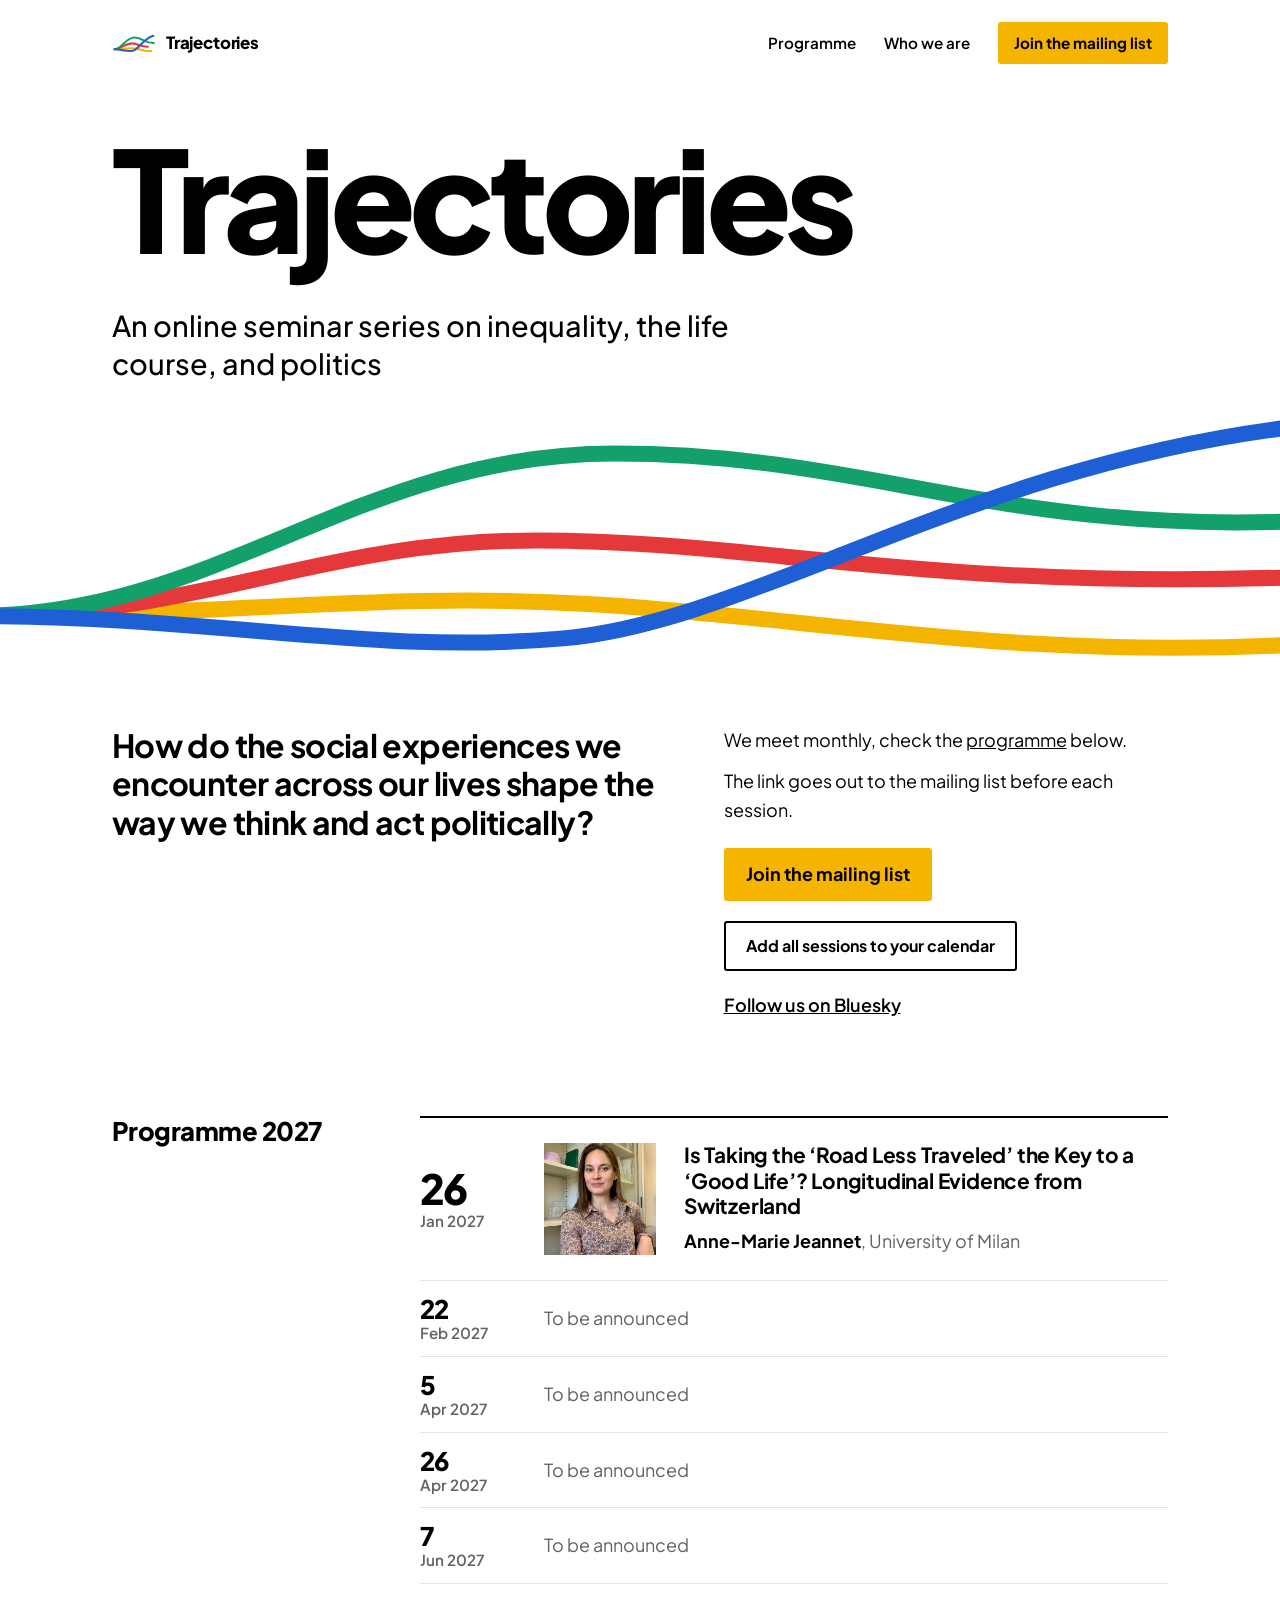
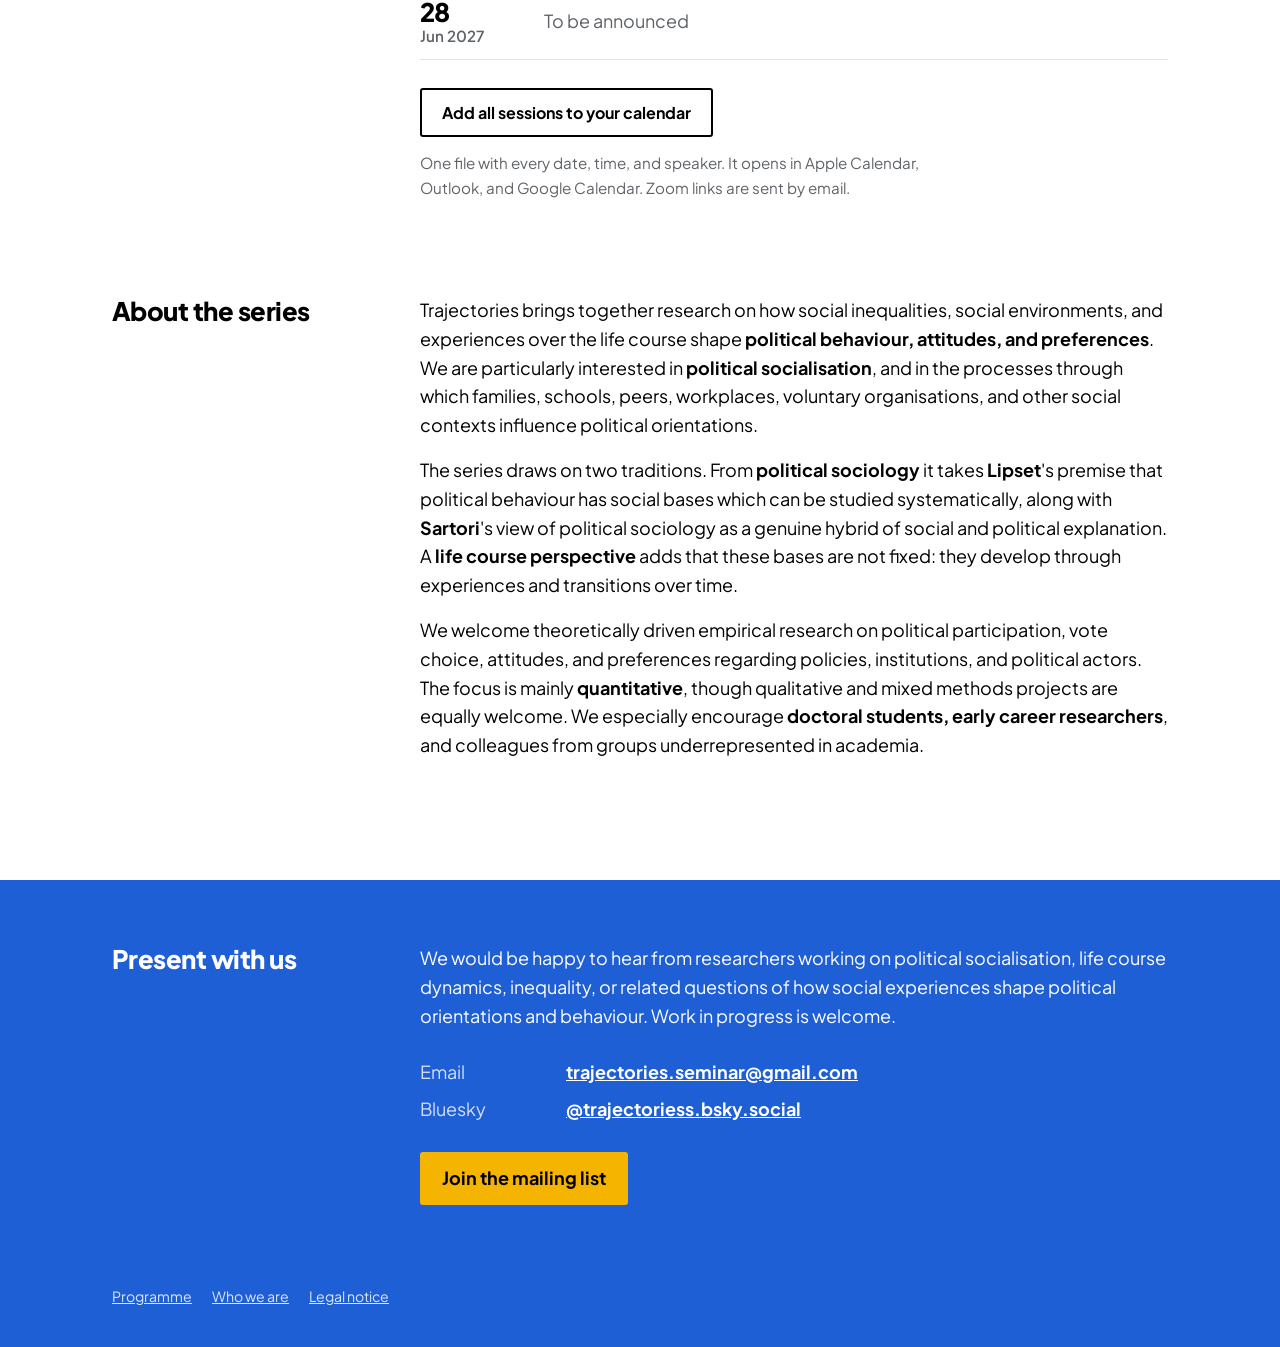
<file: index.html>
<!DOCTYPE html>
<html lang="en-GB">
<head>
  <meta charset="UTF-8">
  <meta name="viewport" content="width=device-width, initial-scale=1.0">
  <title>Trajectories | An Online Seminar Series on Inequality, the Life Course, and Politics</title>
  <meta name="description" content="Trajectories is a monthly online seminar series on how social inequalities and experiences across the life course shape political behaviour, attitudes, and preferences.">
  <link rel="icon" type="image/svg+xml" href="logo.svg">
  <link rel="preconnect" href="https://fonts.googleapis.com">
  <link rel="preconnect" href="https://fonts.gstatic.com" crossorigin>
  <link href="https://fonts.googleapis.com/css2?family=Plus+Jakarta+Sans:wght@400;500;600;700;800&display=swap" rel="stylesheet">
  <link rel="stylesheet" href="style.css?v=20261120c">
</head>
<body>
  <div class="bar">
    <div class="wrap">
      <a class="mark" href="index.html"><svg viewBox="0 0 240 120" aria-hidden="true"><path class="l-gold" d="M14 94 C60 94 92 84 128 90 S188 108 214 104"/><path class="l-red" d="M14 94 C52 94 72 62 108 62 S156 82 196 80"/><path class="l-green" d="M14 94 C54 94 74 30 122 30 S178 62 228 60"/><path class="l-blue" d="M14 94 C54 94 76 108 112 102 S172 32 226 20"/></svg>Trajectories</a>
      <nav>
        <a class="hide-s" href="index.html#programme">Programme</a>
        <a href="about.html">Who we are</a>
        <a class="join" href="https://forms.gle/ykmVEqkMAmxYS43w5" target="_blank" rel="noopener">Join the mailing list</a>
      </nav>
    </div>
  </div>

  <header class="hero">
    <div class="wrap">
      <h1>Trajectories</h1>
      <p class="sub">An online seminar series on inequality, the life course, and politics</p>
    </div>
    <!-- The four lines: one origin, four paths. Colours come from style.css -->
    <svg class="lines" viewBox="0 0 1000 200" preserveAspectRatio="none" aria-hidden="true">
      <path class="l-gold" d="M-20 150 C180 150 300 132 470 142 S800 182 1020 170"/>
      <path class="l-red" d="M-20 150 C160 150 250 96 420 96 S720 132 1020 122"/>
      <path class="l-green" d="M-20 150 C170 150 280 34 480 34 S780 92 1020 82"/>
      <path class="l-blue" d="M-20 150 C170 150 290 178 440 166 S760 40 1020 14"/>
    </svg>
    <div class="wrap lede">
      <p class="question">How do the social experiences we encounter across our lives shape the way we think and act politically?</p>
      <div class="practical">
        <!-- EDIT: practical details -->
        <p>We meet monthly, check the <a href="#programme">programme</a> below.</p>
        <p>The link goes out to the mailing list before each session.</p>
        <div class="actions">
          <a class="join" href="https://forms.gle/ykmVEqkMAmxYS43w5" target="_blank" rel="noopener">Join the mailing list</a>
          <button type="button" class="cal" data-cal="all">Add all sessions to your calendar</button>
          <a href="https://bsky.app/profile/trajectoriess.bsky.social" target="_blank" rel="noopener">Follow us on Bluesky</a>
        </div>
      </div>
    </div>
  </header>

  <main>
    <section class="block" id="programme">
      <div class="wrap">
        <h2>Programme 2027</h2>
        <div>
          <!-- Sessions are listed in sessions.js: edit that file, not this one. -->
          <ul class="programme" id="sessions-upcoming"></ul>
          <div class="calbox">
            <button type="button" class="cal" data-cal="all">Add all sessions to your calendar</button>
            <p>One file with every date, time, and speaker. It opens in Apple Calendar, Outlook, and Google Calendar. Zoom links are sent by email.</p>
          </div>
          <noscript><p class="note">Please enable JavaScript to see the programme.</p></noscript>
        </div>
      </div>
    </section>

    <section class="block" id="past" hidden>
      <div class="wrap">
        <h2>Past sessions</h2>
        <ul class="programme" id="sessions-past"></ul>
      </div>
    </section>

    <section class="block">
      <div class="wrap">
        <h2>About the series</h2>
        <div class="prose">
          <p>Trajectories brings together research on how social inequalities, social environments, and experiences over the life course shape <strong>political behaviour, attitudes, and preferences</strong>. We are particularly interested in <strong>political socialisation</strong>, and in the processes through which families, schools, peers, workplaces, voluntary organisations, and other social contexts influence political orientations.</p>
          <p>The series draws on two traditions. From <strong>political sociology</strong> it takes <strong>Lipset</strong>'s premise that political behaviour has social bases which can be studied systematically, along with <strong>Sartori</strong>'s view of political sociology as a genuine hybrid of social and political explanation. A <strong>life course perspective</strong> adds that these bases are not fixed: they develop through experiences and transitions over time.</p>
          <p>We welcome theoretically driven empirical research on political participation, vote choice, attitudes, and preferences regarding policies, institutions, and political actors. The focus is mainly <strong>quantitative</strong>, though qualitative and mixed methods projects are equally welcome. We especially encourage <strong>doctoral students, early career researchers</strong>, and colleagues from groups underrepresented in academia.</p>
        </div>
      </div>
    </section>
  </main>

  <footer>
    <div class="wrap">
      <h2>Present with us</h2>
      <div class="prose">
        <p>We would be happy to hear from researchers working on political socialisation, life course dynamics, inequality, or related questions of how social experiences shape political orientations and behaviour. Work in progress is welcome.</p>
        <dl>
          <dt>Email</dt><dd><a href="mailto:trajectories.seminar@gmail.com">trajectories.seminar@gmail.com</a></dd>
          <dt>Bluesky</dt><dd><a href="https://bsky.app/profile/trajectoriess.bsky.social" target="_blank" rel="noopener">@trajectoriess.bsky.social</a></dd>
        </dl>
        <a class="join" href="https://forms.gle/ykmVEqkMAmxYS43w5" target="_blank" rel="noopener">Join the mailing list</a>
      </div>
      <p class="legal"><a href="index.html">Programme</a><a href="about.html">Who we are</a><a href="legal.html">Legal notice</a></p>
    </div>
  </footer>
  <script src="sessions.js?v=20261120c"></script>
  <script>renderSessionLists();</script>
</body>
</html>
</file>
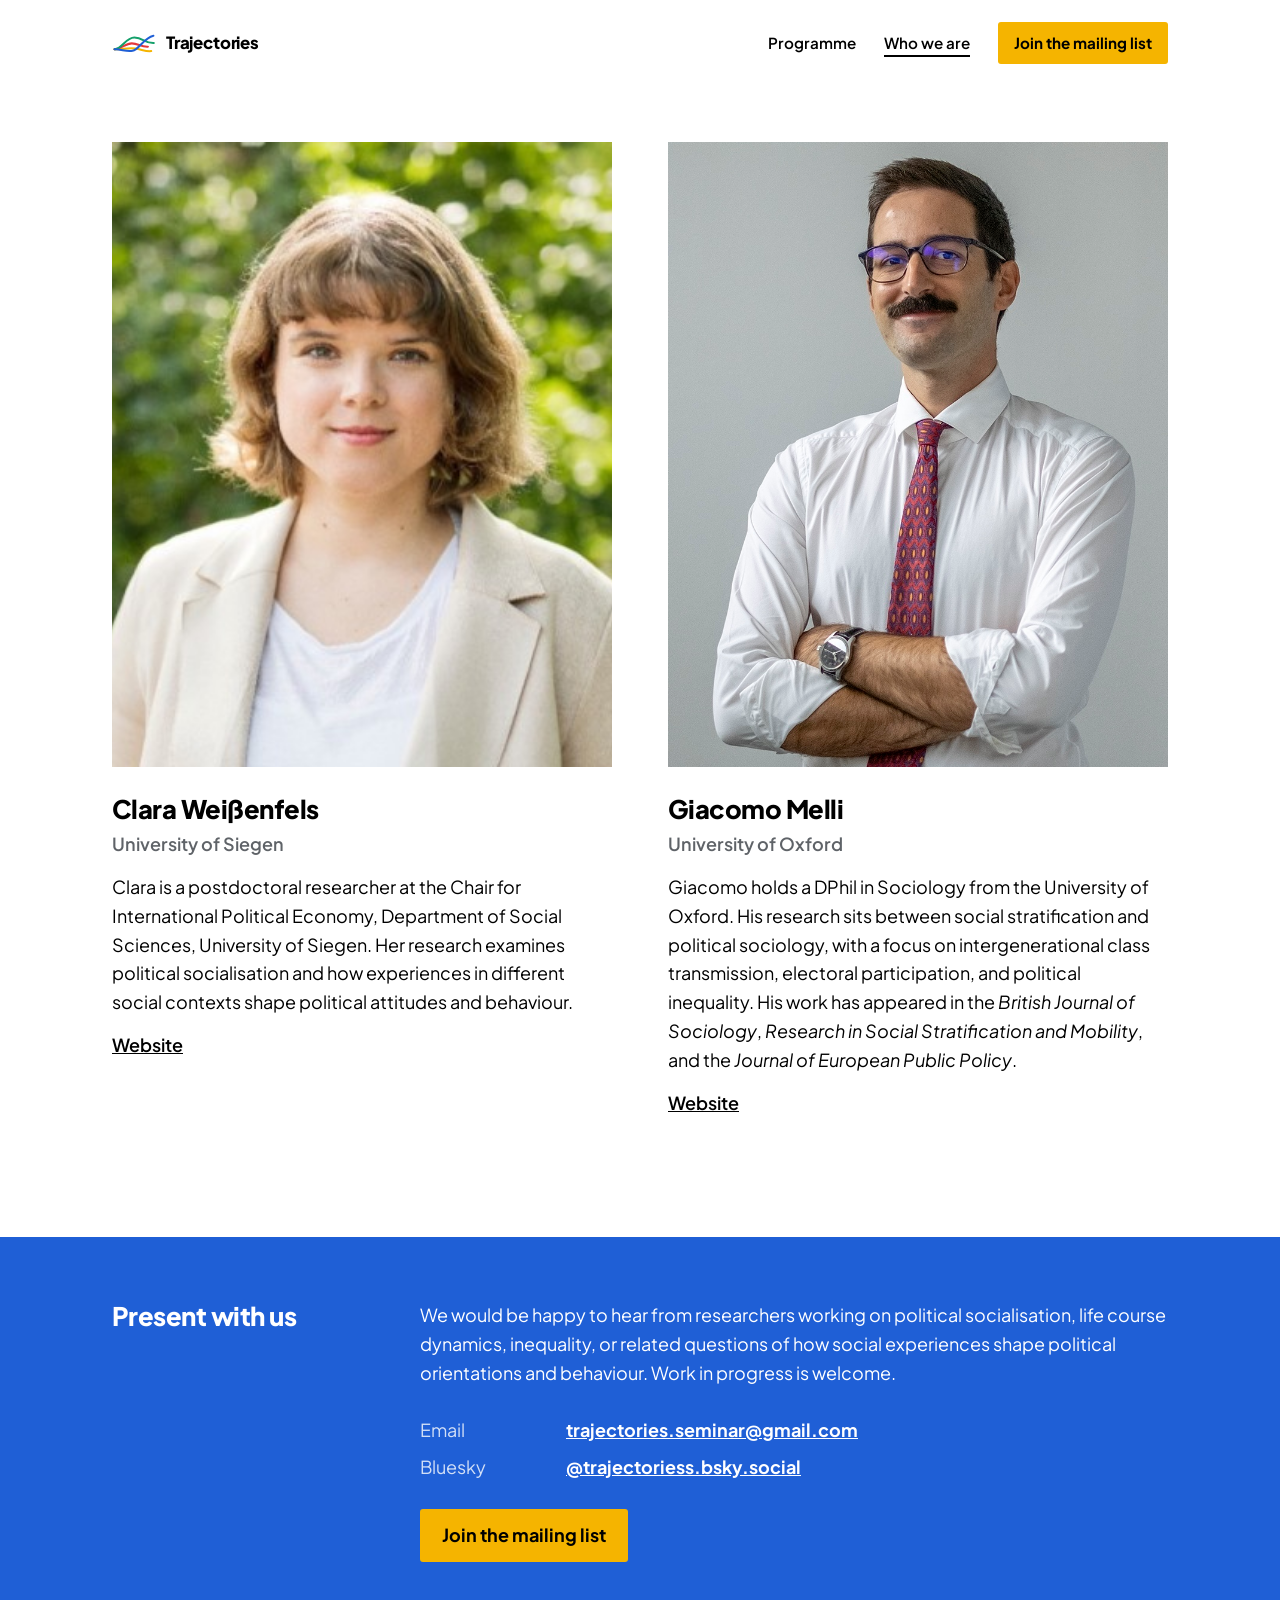
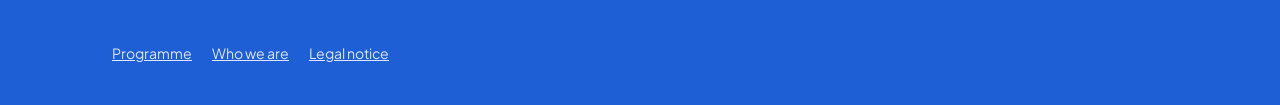
<file: about.html>
<!DOCTYPE html>
<html lang="en-GB">
<head>
  <meta charset="UTF-8">
  <meta name="viewport" content="width=device-width, initial-scale=1.0">
  <title>Who we are | Trajectories</title>
  <meta name="description" content="The convenors of Trajectories, an online seminar series on inequality, the life course, and politics.">
  <link rel="icon" type="image/svg+xml" href="logo.svg">
  <link rel="preconnect" href="https://fonts.googleapis.com">
  <link rel="preconnect" href="https://fonts.gstatic.com" crossorigin>
  <link href="https://fonts.googleapis.com/css2?family=Plus+Jakarta+Sans:wght@400;500;600;700;800&display=swap" rel="stylesheet">
  <link rel="stylesheet" href="style.css?v=20261120c">
</head>
<body>
  <div class="bar">
    <div class="wrap">
      <a class="mark" href="index.html"><svg viewBox="0 0 240 120" aria-hidden="true"><path class="l-gold" d="M14 94 C60 94 92 84 128 90 S188 108 214 104"/><path class="l-red" d="M14 94 C52 94 72 62 108 62 S156 82 196 80"/><path class="l-green" d="M14 94 C54 94 74 30 122 30 S178 62 228 60"/><path class="l-blue" d="M14 94 C54 94 76 108 112 102 S172 32 226 20"/></svg>Trajectories</a>
      <nav>
        <a class="hide-s" href="index.html#programme">Programme</a>
        <a href="about.html" aria-current="page">Who we are</a>
        <a class="join" href="https://forms.gle/ykmVEqkMAmxYS43w5" target="_blank" rel="noopener">Join the mailing list</a>
      </nav>
    </div>
  </div>

  <main class="wrap">
    <div class="people">
        <!-- PHOTO: save a portrait photo as img/clara.jpg (about 800 x 1000 px) -->
        <article class="person">
          <div class="pic">CW<img src="img/clara.jpg" alt="Clara Weißenfels" onerror="this.remove()"></div>
          <h2>Clara Weißenfels</h2>
          <p class="aff">University of Siegen</p>
          <!-- EDIT: Clara's short bio and links -->
          <p>Clara is a postdoctoral researcher at the Chair for International Political Economy, Department of Social Sciences, University of Siegen. Her research examines political socialisation and how experiences in different social contexts shape political attitudes and behaviour.</p>
          <p class="links"><a href="#">Website</a></p>
        </article>
        <!-- PHOTO: save a portrait photo as img/GiacomoMelli.jpg (about 800 x 1000 px) -->
        <article class="person">
          <div class="pic">GM<img src="img/GiacomoMelli.jpg" alt="Giacomo Melli" onerror="this.remove()"></div>
          <h2>Giacomo Melli</h2>
          <p class="aff">University of Oxford</p>
          <!-- EDIT: Giacomo's short bio and links -->
          <p>Giacomo holds a DPhil in Sociology from the University of Oxford. His research sits between social stratification and political sociology, with a focus on intergenerational class transmission, electoral participation, and political inequality. His work has appeared in the <em>British Journal of Sociology</em>, <em>Research in Social Stratification and Mobility</em>, and the <em>Journal of European Public Policy</em>.</p>
          <p class="links"><a href="https://www.giacomomelli.com">Website</a></p>
        </article>
    </div>
  </main>

  <footer>
    <div class="wrap">
      <h2>Present with us</h2>
      <div class="prose">
        <p>We would be happy to hear from researchers working on political socialisation, life course dynamics, inequality, or related questions of how social experiences shape political orientations and behaviour. Work in progress is welcome.</p>
        <dl>
          <dt>Email</dt><dd><a href="mailto:trajectories.seminar@gmail.com">trajectories.seminar@gmail.com</a></dd>
          <dt>Bluesky</dt><dd><a href="https://bsky.app/profile/trajectoriess.bsky.social" target="_blank" rel="noopener">@trajectoriess.bsky.social</a></dd>
        </dl>
        <a class="join" href="https://forms.gle/ykmVEqkMAmxYS43w5" target="_blank" rel="noopener">Join the mailing list</a>
      </div>
      <p class="legal"><a href="index.html">Programme</a><a href="about.html">Who we are</a><a href="legal.html">Legal notice</a></p>
    </div>
  </footer>
</body>
</html>
</file>
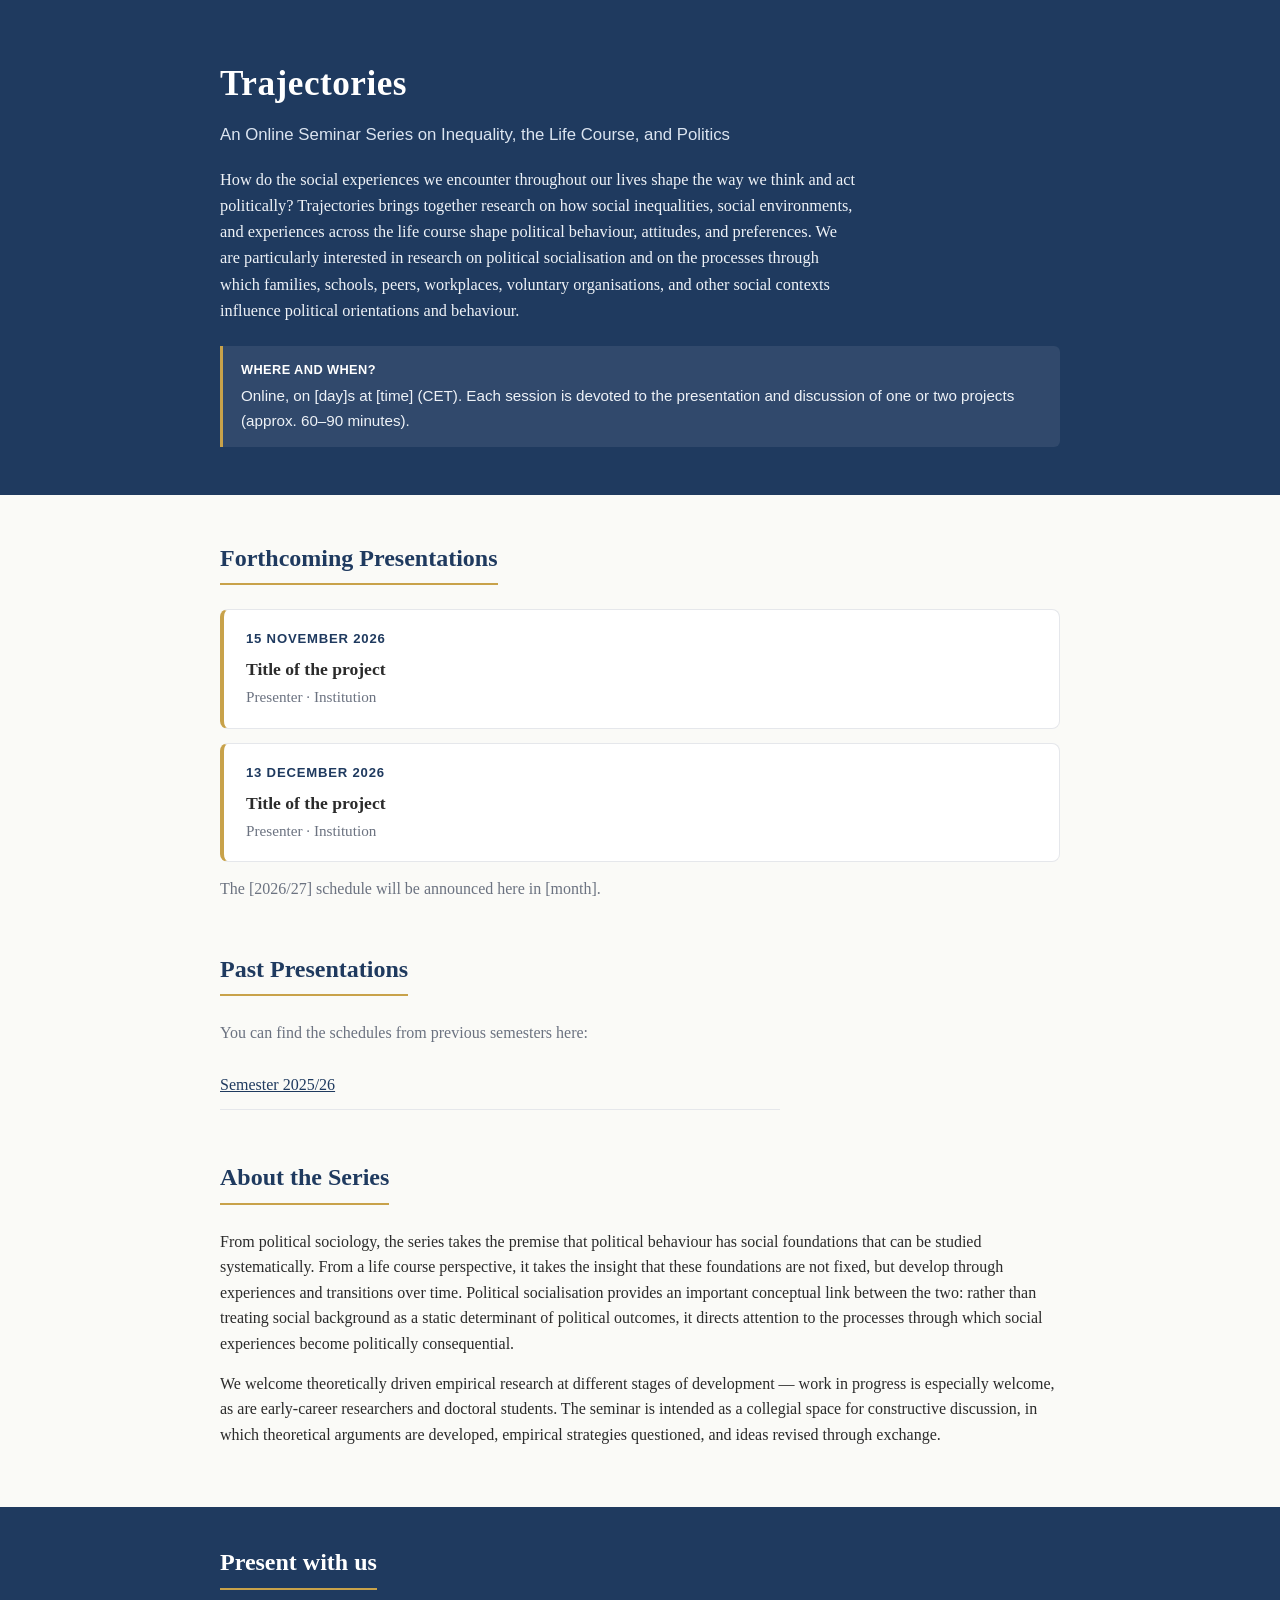
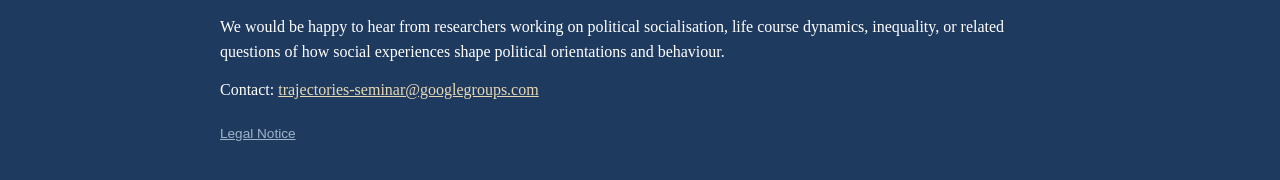
<file: index(2).html>
<!DOCTYPE html>
<html lang="en">
<head>
  <meta charset="UTF-8">
  <meta name="viewport" content="width=device-width, initial-scale=1.0">
  <title>Trajectories — An Online Seminar Series on Inequality, the Life Course, and Politics</title>
  <meta name="description" content="Trajectories is an online seminar series on how social inequalities and life-course experiences shape political behaviour, attitudes, and preferences.">
  <style>
    :root{
      --navy:#1f3a5f; --accent:#c8a24a; --bg:#fafaf7; --card:#ffffff;
      --text:#2b2b2b; --muted:#6b7280; --border:#e5e7eb;
    }
    *{box-sizing:border-box;margin:0;padding:0}
    body{font-family:Georgia,"Times New Roman",serif;color:var(--text);background:var(--bg);line-height:1.6}
    .wrap{max-width:880px;margin:0 auto;padding:0 20px}
    header{background:var(--navy);color:#fff;padding:56px 0 48px}
    header h1{font-size:2.2rem;letter-spacing:.5px}
    header .tagline{margin-top:10px;color:#dbe4f0;font-size:1.05rem;font-family:Helvetica,Arial,sans-serif}
    header .intro{margin-top:18px;color:#eef2f7;font-size:1.02rem;max-width:640px}
    .meta{margin-top:22px;background:rgba(255,255,255,.08);border-left:3px solid var(--accent);padding:14px 18px;border-radius:0 6px 6px 0;font-family:Helvetica,Arial,sans-serif;font-size:.95rem;color:#eef2f7}
    .meta strong{color:#fff;letter-spacing:.4px;text-transform:uppercase;font-size:.8rem;display:block;margin-bottom:4px}
    main section{padding:44px 0 4px}
    h2{font-size:1.5rem;color:var(--navy);border-bottom:2px solid var(--accent);display:inline-block;padding-bottom:6px;margin-bottom:24px}
    .talk{background:var(--card);border:1px solid var(--border);border-left:4px solid var(--accent);border-radius:8px;padding:18px 22px;margin-bottom:14px}
    .talk .date{font-family:Helvetica,Arial,sans-serif;font-size:.82rem;font-weight:bold;color:var(--navy);text-transform:uppercase;letter-spacing:.8px}
    .talk h3{font-size:1.1rem;margin:6px 0 2px}
    .talk .speaker{color:var(--muted);font-size:.95rem}
    #past ul{list-style:none;max-width:560px}
    #past li{padding:12px 0;border-bottom:1px solid var(--border)}
    #past a{color:var(--navy)}
    #past a:hover{color:var(--accent)}
    #past .note{margin-bottom:14px;color:var(--muted)}
    footer{background:var(--navy);color:#fff;margin-top:56px;padding:36px 0}
    footer h2{color:#fff;border-color:var(--accent)}
    footer a{color:#e8d9b5}
  </style>
</head>
<body>
  <header>
    <div class="wrap">
      <h1>Trajectories</h1>
      <!-- Subtitle -->
      <p class="tagline">An Online Seminar Series on Inequality, the Life Course, and Politics</p>
      <!-- Short abstract (from the abstract's section B) -->
      <p class="intro">How do the social experiences we encounter throughout our lives shape the way we think and act politically? Trajectories brings together research on how social inequalities, social environments, and experiences across the life course shape political behaviour, attitudes, and preferences. We are particularly interested in research on political socialisation and on the processes through which families, schools, peers, workplaces, voluntary organisations, and other social contexts influence political orientations and behaviour.</p>
      <!-- WHERE & WHEN — REPLACE day/time/link once fixed -->
      <div class="meta">
        <strong>Where and when?</strong>
        <!-- REPLACE -->
        Online, on [day]s at [time] (CET). Each session is devoted to the presentation and discussion of one or two projects (approx. 60–90 minutes).
      </div>
    </div>
  </header>
  <main class="wrap">
    <section id="upcoming">
      <h2>Forthcoming Presentations</h2>
      <!-- NEW TALK: copy this whole <article> block and adapt date, title and speaker -->
      <article class="talk">
        <div class="date">15 November 2026</div>
        <h3>Title of the project</h3>
        <div class="speaker">Presenter · Institution</div>
      </article>
      <article class="talk">
        <div class="date">13 December 2026</div>
        <h3>Title of the project</h3>
        <div class="speaker">Presenter · Institution</div>
      </article>
      <!-- REMOVE once a date is announced: -->
      <p style="margin-top:14px;color:var(--muted)">The [2026/27] schedule will be announced here in [month].</p>
    </section>

    <section id="past">
      <h2>Past Presentations</h2>
      <p class="note">You can find the schedules from previous semesters here:</p>
      <!-- REPLACE/REMOVE: keep one <li> per past semester, link to a page with the full schedule -->
      <ul>
        <li><a href="#">Semester 2025/26</a></li>
        <!-- <li><a href="#">Semester 2024/25</a></li> -->
      </ul>
    </section>

    <section id="about">
      <h2>About the Series</h2>
      <!-- From the abstract (substantive version, condensed) -->
      <p>From political sociology, the series takes the premise that political behaviour has social foundations that can be studied systematically. From a life course perspective, it takes the insight that these foundations are not fixed, but develop through experiences and transitions over time. Political socialisation provides an important conceptual link between the two: rather than treating social background as a static determinant of political outcomes, it directs attention to the processes through which social experiences become politically consequential.</p>
      <p style="margin-top:14px">We welcome theoretically driven empirical research at different stages of development — work in progress is especially welcome, as are early-career researchers and doctoral students. The seminar is intended as a collegial space for constructive discussion, in which theoretical arguments are developed, empirical strategies questioned, and ideas revised through exchange.</p>
    </section>
  </main>
  <footer>
    <div class="wrap">
      <h2>Present with us</h2>
      <p>We would be happy to hear from researchers working on political socialisation, life course dynamics, inequality, or related questions of how social experiences shape political orientations and behaviour.</p>
      <p style="margin-top:12px">Contact: <a href="mailto:trajectories-seminar@googlegroups.com">trajectories-seminar@googlegroups.com</a></p>
      <p style="margin-top:20px;font-size:.85rem;font-family:Helvetica,Arial,sans-serif;color:#9fb3c8"><a href="legal.html" style="color:#9fb3c8">Legal Notice</a></p>
    </div>
  </footer>
</body>
</html>
</file>
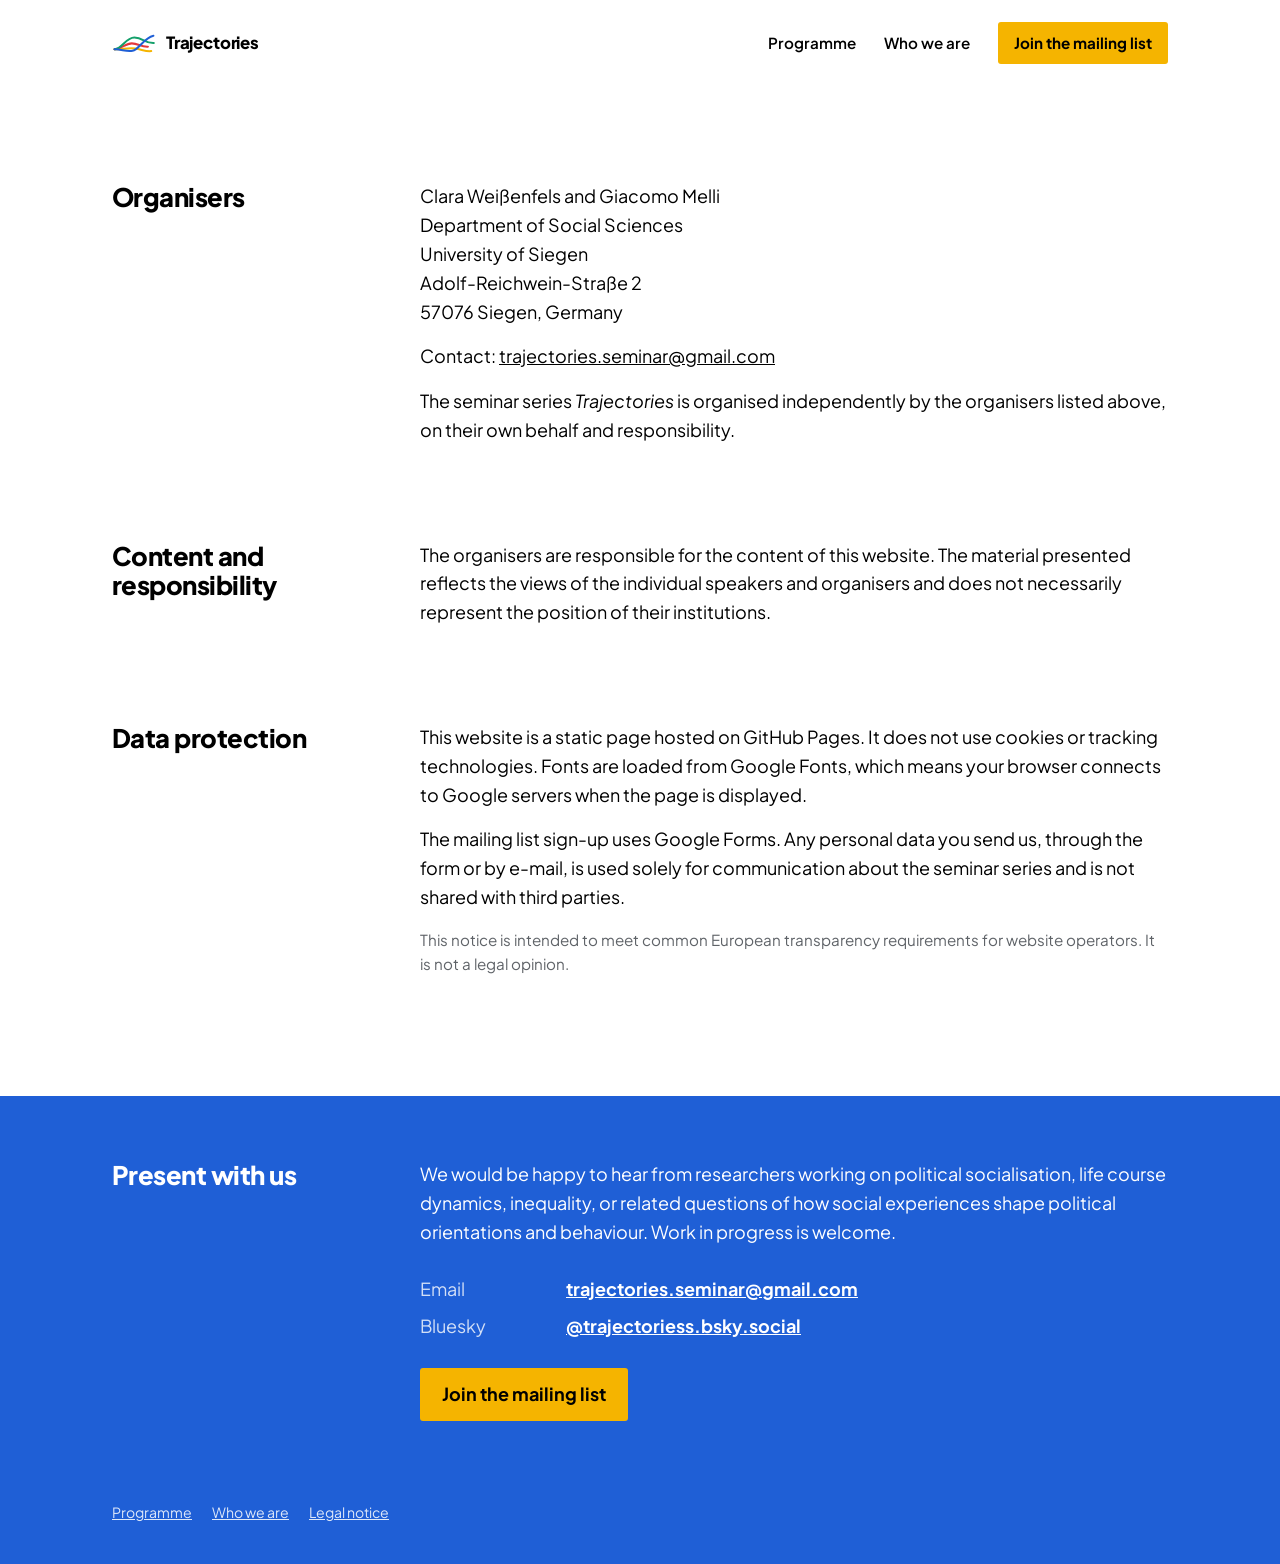
<file: legal.html>
<!DOCTYPE html>
<html lang="en-GB">
<head>
  <meta charset="UTF-8">
  <meta name="viewport" content="width=device-width, initial-scale=1.0">
  <title>Legal notice | Trajectories</title>
  
  <link rel="icon" type="image/svg+xml" href="logo.svg">
  <link rel="preconnect" href="https://fonts.googleapis.com">
  <link rel="preconnect" href="https://fonts.gstatic.com" crossorigin>
  <link href="https://fonts.googleapis.com/css2?family=Plus+Jakarta+Sans:wght@400;500;600;700;800&display=swap" rel="stylesheet">
  <link rel="stylesheet" href="style.css?v=20261120c">
</head>
<body>
  <div class="bar">
    <div class="wrap">
      <a class="mark" href="index.html"><svg viewBox="0 0 240 120" aria-hidden="true"><path class="l-gold" d="M14 94 C60 94 92 84 128 90 S188 108 214 104"/><path class="l-red" d="M14 94 C52 94 72 62 108 62 S156 82 196 80"/><path class="l-green" d="M14 94 C54 94 74 30 122 30 S178 62 228 60"/><path class="l-blue" d="M14 94 C54 94 76 108 112 102 S172 32 226 20"/></svg>Trajectories</a>
      <nav>
        <a class="hide-s" href="index.html#programme">Programme</a>
        <a href="about.html">Who we are</a>
        <a class="join" href="https://forms.gle/ykmVEqkMAmxYS43w5" target="_blank" rel="noopener">Join the mailing list</a>
      </nav>
    </div>
  </div>

  <main>
    <section class="block">
      <div class="wrap">
        <h2>Organisers</h2>
        <div class="prose">
          <!-- EDIT if details change -->
          <p>Clara Weißenfels and Giacomo Melli<br>Department of Social Sciences<br>University of Siegen<br>Adolf-Reichwein-Straße 2<br>57076 Siegen, Germany</p>
          <p>Contact: <a href="mailto:trajectories.seminar@gmail.com">trajectories.seminar@gmail.com</a></p>
          <p>The seminar series <em>Trajectories</em> is organised independently by the organisers listed above, on their own behalf and responsibility.</p>
        </div>
      </div>
    </section>
    <section class="block">
      <div class="wrap">
        <h2>Content and responsibility</h2>
        <div class="prose">
          <p>The organisers are responsible for the content of this website. The material presented reflects the views of the individual speakers and organisers and does not necessarily represent the position of their institutions.</p>
        </div>
      </div>
    </section>
    <section class="block">
      <div class="wrap">
        <h2>Data protection</h2>
        <div class="prose">
          <p>This website is a static page hosted on GitHub Pages. It does not use cookies or tracking technologies. Fonts are loaded from Google Fonts, which means your browser connects to Google servers when the page is displayed.</p>
          <p>The mailing list sign-up uses Google Forms. Any personal data you send us, through the form or by e-mail, is used solely for communication about the seminar series and is not shared with third parties.</p>
          <p class="note">This notice is intended to meet common European transparency requirements for website operators. It is not a legal opinion.</p>
        </div>
      </div>
    </section>
  </main>

  <footer>
    <div class="wrap">
      <h2>Present with us</h2>
      <div class="prose">
        <p>We would be happy to hear from researchers working on political socialisation, life course dynamics, inequality, or related questions of how social experiences shape political orientations and behaviour. Work in progress is welcome.</p>
        <dl>
          <dt>Email</dt><dd><a href="mailto:trajectories.seminar@gmail.com">trajectories.seminar@gmail.com</a></dd>
          <dt>Bluesky</dt><dd><a href="https://bsky.app/profile/trajectoriess.bsky.social" target="_blank" rel="noopener">@trajectoriess.bsky.social</a></dd>
        </dl>
        <a class="join" href="https://forms.gle/ykmVEqkMAmxYS43w5" target="_blank" rel="noopener">Join the mailing list</a>
      </div>
      <p class="legal"><a href="index.html">Programme</a><a href="about.html">Who we are</a><a href="legal.html">Legal notice</a></p>
    </div>
  </footer>
</body>
</html>
</file>
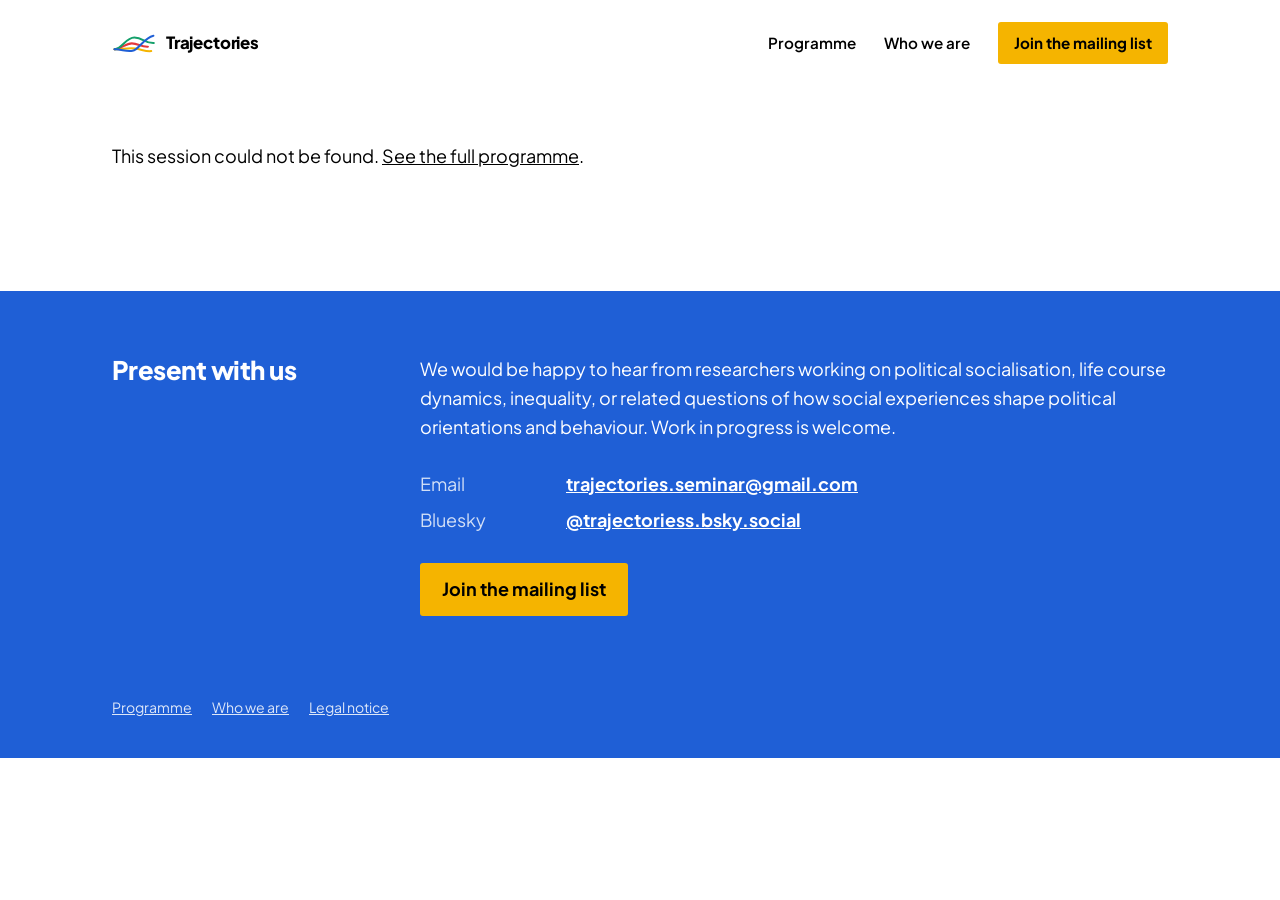
<file: session.html>
<!DOCTYPE html>
<html lang="en-GB">
<head>
  <meta charset="UTF-8">
  <meta name="viewport" content="width=device-width, initial-scale=1.0">
  <title>Session | Trajectories</title>
  
  <link rel="icon" type="image/svg+xml" href="logo.svg">
  <link rel="preconnect" href="https://fonts.googleapis.com">
  <link rel="preconnect" href="https://fonts.gstatic.com" crossorigin>
  <link href="https://fonts.googleapis.com/css2?family=Plus+Jakarta+Sans:wght@400;500;600;700;800&display=swap" rel="stylesheet">
  <link rel="stylesheet" href="style.css?v=20261120c">
</head>
<body>
  <div class="bar">
    <div class="wrap">
      <a class="mark" href="index.html"><svg viewBox="0 0 240 120" aria-hidden="true"><path class="l-gold" d="M14 94 C60 94 92 84 128 90 S188 108 214 104"/><path class="l-red" d="M14 94 C52 94 72 62 108 62 S156 82 196 80"/><path class="l-green" d="M14 94 C54 94 74 30 122 30 S178 62 228 60"/><path class="l-blue" d="M14 94 C54 94 76 108 112 102 S172 32 226 20"/></svg>Trajectories</a>
      <nav>
        <a class="hide-s" href="index.html#programme">Programme</a>
        <a href="about.html">Who we are</a>
        <a class="join" href="https://forms.gle/ykmVEqkMAmxYS43w5" target="_blank" rel="noopener">Join the mailing list</a>
      </nav>
    </div>
  </div>

  <!-- This page is filled in automatically from sessions.js -->
  <main id="session"></main>

  <footer>
    <div class="wrap">
      <h2>Present with us</h2>
      <div class="prose">
        <p>We would be happy to hear from researchers working on political socialisation, life course dynamics, inequality, or related questions of how social experiences shape political orientations and behaviour. Work in progress is welcome.</p>
        <dl>
          <dt>Email</dt><dd><a href="mailto:trajectories.seminar@gmail.com">trajectories.seminar@gmail.com</a></dd>
          <dt>Bluesky</dt><dd><a href="https://bsky.app/profile/trajectoriess.bsky.social" target="_blank" rel="noopener">@trajectoriess.bsky.social</a></dd>
        </dl>
        <a class="join" href="https://forms.gle/ykmVEqkMAmxYS43w5" target="_blank" rel="noopener">Join the mailing list</a>
      </div>
      <p class="legal"><a href="index.html">Programme</a><a href="about.html">Who we are</a><a href="legal.html">Legal notice</a></p>
    </div>
  </footer>
  <script src="sessions.js?v=20261120c"></script>
  <script>renderSessionPage();</script>
</body>
</html>
</file>
<file: style.css>
/* =========================================================
   Trajectories: shared stylesheet
   Palette and font are set once here. To change colours,
   edit the four --c-* values; logo and lines follow them.
   ========================================================= */
:root{
  /* Palette (provisional) */
  --c-gold:#F5B400;
  --c-red:#E5383B;
  --c-blue:#1F5FD6;
  --c-green:#14A06B;

  --ink:#000;
  --grey:#5F6368;
  --rule:#E3E3E3;
  --paper:#FFF;

  /* Font (provisional) */
  --font:"Plus Jakarta Sans","Helvetica Neue",Arial,sans-serif;
  --wrap:1120px;
}
*{box-sizing:border-box;margin:0;padding:0}
body{font-family:var(--font);color:var(--ink);background:var(--paper);font-size:18px;line-height:1.6;-webkit-font-smoothing:antialiased}
a{color:inherit}
a:focus-visible{outline:3px solid var(--c-blue);outline-offset:3px}
img{display:block;max-width:100%}
.wrap{max-width:var(--wrap);margin:0 auto;padding:0 32px}
@media (max-width:640px){.wrap{padding:0 20px}body{font-size:17px}}

/* Bar */
.bar .wrap{display:flex;align-items:center;justify-content:space-between;gap:24px;padding-top:22px;padding-bottom:22px}
.mark{display:flex;align-items:center;gap:10px;text-decoration:none;font-weight:800;font-size:1.05rem;letter-spacing:-.01em}
.mark svg{width:44px;height:auto}
.mark path{fill:none;stroke-width:11;stroke-linecap:round}
.bar nav{display:flex;align-items:center;gap:28px;font-size:.95rem;font-weight:600}
.bar nav a{text-decoration:none}
.bar nav a:not(.join):hover,.bar nav a[aria-current]{text-decoration:underline;text-decoration-thickness:2px;text-underline-offset:6px}
@media (max-width:720px){.bar nav a.hide-s{display:none}.bar nav{gap:18px}}

/* Join button */
.join{display:inline-block;background:var(--c-gold);color:var(--ink);font-weight:700;text-decoration:none;padding:12px 22px;border-radius:3px}
.join:hover{background:var(--ink);color:#fff}
.bar .join{padding:9px 16px}
footer .join:hover{background:#fff;color:var(--ink)}

/* Hero */
.hero{padding-top:48px}
.hero h1{font-size:clamp(3.6rem,11vw,9rem);font-weight:800;letter-spacing:-.045em;line-height:.9}
.hero .sub{font-size:clamp(1.3rem,2.6vw,1.8rem);font-weight:500;margin-top:clamp(30px,3.6vw,48px);max-width:32ch;line-height:1.3}
.lines{display:block;width:100%;height:clamp(140px,22vw,280px);margin-top:24px}
.lines path{fill:none;stroke-width:16px;stroke-linecap:round;vector-effect:non-scaling-stroke}
.l-gold{stroke:var(--c-gold)} .l-red{stroke:var(--c-red)} .l-blue{stroke:var(--c-blue)} .l-green{stroke:var(--c-green)}

.lede{display:grid;grid-template-columns:1.25fr 1fr;gap:56px;padding-top:40px}
.lede .question{font-size:clamp(1.4rem,2.6vw,2rem);font-weight:700;line-height:1.2;letter-spacing:-.02em}
.lede .practical p+p{margin-top:12px}
.lede .actions{margin-top:24px;display:flex;flex-wrap:wrap;align-items:center;gap:20px}
.lede .actions a:not(.join){font-weight:600}
@media (max-width:820px){.lede{grid-template-columns:1fr;gap:28px}}

/* Sections */
.block{padding-top:96px}
.block > .wrap{display:grid;grid-template-columns:260px 1fr;gap:48px}
.block h2{font-size:1.6rem;font-weight:800;letter-spacing:-.02em;line-height:1.15}
.prose{max-width:66ch}
.prose p+p{margin-top:16px}
.note{color:var(--grey);margin-top:22px;font-size:.95rem}
@media (max-width:820px){.block{padding-top:64px}.block > .wrap{grid-template-columns:1fr;gap:20px}}

/* Programme */
.programme{list-style:none;border-top:2px solid var(--ink)}
.programme li{border-bottom:1px solid var(--rule)}
.session{display:grid;grid-template-columns:96px 112px 1fr;gap:28px;align-items:center;padding:24px 0;text-decoration:none}
.day{font-size:2.6rem;font-weight:800;line-height:.9;letter-spacing:-.04em}
.day small{display:block;font-size:.95rem;font-weight:600;letter-spacing:0;margin-top:6px;color:var(--grey)}
.pic{position:relative;background:#F2F2F2;overflow:hidden;display:flex;align-items:center;justify-content:center;font-weight:800;color:#B5B5B5}
.pic img{position:absolute;inset:0;width:100%;height:100%;object-fit:cover;object-position:50% 12%}
.session .pic{width:112px;height:112px;font-size:1.8rem}
.session h3{font-size:1.3rem;font-weight:700;line-height:1.25;letter-spacing:-.01em;max-width:42ch}
.who{margin-top:8px}
.who b{font-weight:700}
.who span{color:var(--grey)}
a.session:hover h3{text-decoration:underline;text-decoration-thickness:3px;text-underline-offset:5px;text-decoration-color:var(--c-gold)}
.session.tba{grid-template-columns:96px 1fr;padding:16px 0}
.session.tba .day{font-size:1.6rem}
.session.tba p{color:var(--grey)}
@media (max-width:640px){
  .session{grid-template-columns:72px 1fr;gap:12px 18px}
  .session .pic{grid-row:2;grid-column:2;width:84px;height:84px}
  .session.tba{grid-template-columns:72px 1fr}
  .day{font-size:2rem}
}

/* People */
.intro{font-size:clamp(1.4rem,2.6vw,2rem);font-weight:700;line-height:1.2;letter-spacing:-.02em;max-width:26ch;padding-top:56px}
.people{display:grid;grid-template-columns:1fr 1fr;gap:56px;padding-top:56px}
.person .pic{aspect-ratio:4/5;width:100%;font-size:4rem}
.person h2{font-size:1.6rem;font-weight:800;letter-spacing:-.02em;margin-top:22px}
.person .aff{color:var(--grey);font-weight:600;margin-bottom:14px}
.person .links{margin-top:14px;font-weight:600}
@media (max-width:720px){.people{grid-template-columns:1fr;gap:48px}}

/* Session page */
.talk-head{padding-top:32px;display:grid;grid-template-columns:1fr 280px;gap:56px;align-items:end}
.talk-head .when{font-weight:600;color:var(--grey);margin-top:28px}
.talk-head h1{font-size:clamp(2rem,4.6vw,3.4rem);font-weight:800;letter-spacing:-.035em;line-height:1.04;margin-top:12px}
.talk-head .who{font-size:1.2rem;margin-top:22px}
.talk-head .pic{width:100%;aspect-ratio:4/5;font-size:4rem}
.back{font-weight:600;font-size:.95rem}
@media (max-width:820px){.talk-head{grid-template-columns:1fr;gap:28px}.talk-head .pic{max-width:220px;grid-row:1}}
.attend{margin-top:48px;padding-top:24px;border-top:2px solid var(--ink)}
.attend .join{margin-top:16px}

/* Footer */
footer{margin-top:120px;background:var(--c-blue);color:#fff;padding:64px 0 40px}
footer .wrap{display:grid;grid-template-columns:260px 1fr;gap:48px}
footer h2{font-size:1.6rem;font-weight:800;letter-spacing:-.02em;line-height:1.15}
footer .prose{max-width:60ch}
footer dl{display:grid;grid-template-columns:130px 1fr;gap:8px 16px;margin-top:28px}
footer dt{opacity:.8}
footer dd a{font-weight:700}
footer .join{margin-top:28px}
footer .legal{grid-column:1/-1;margin-top:32px;font-size:.88rem;opacity:.85}
footer .legal a{margin-right:20px}
@media (max-width:820px){footer .wrap{grid-template-columns:1fr;gap:20px}footer dl{grid-template-columns:1fr;gap:2px}footer dd{margin-bottom:10px}}

.prose strong{font-weight:700}

/* Calendar buttons */
.cal{font:inherit;font-weight:700;font-size:1rem;cursor:pointer;background:#fff;color:var(--ink);border:2px solid var(--ink);padding:10px 20px;border-radius:3px}
.cal:hover{background:var(--ink);color:#fff}
.cal:focus-visible{outline:3px solid var(--c-blue);outline-offset:3px}
.calbox{display:flex;flex-wrap:wrap;align-items:center;gap:14px 22px;margin-top:28px}
.calbox p{color:var(--grey);font-size:.95rem;max-width:48ch}
.calrow{display:flex;flex-wrap:wrap;align-items:center;gap:18px;margin-top:22px}
.calrow .gcal{font-weight:600}
</file>
